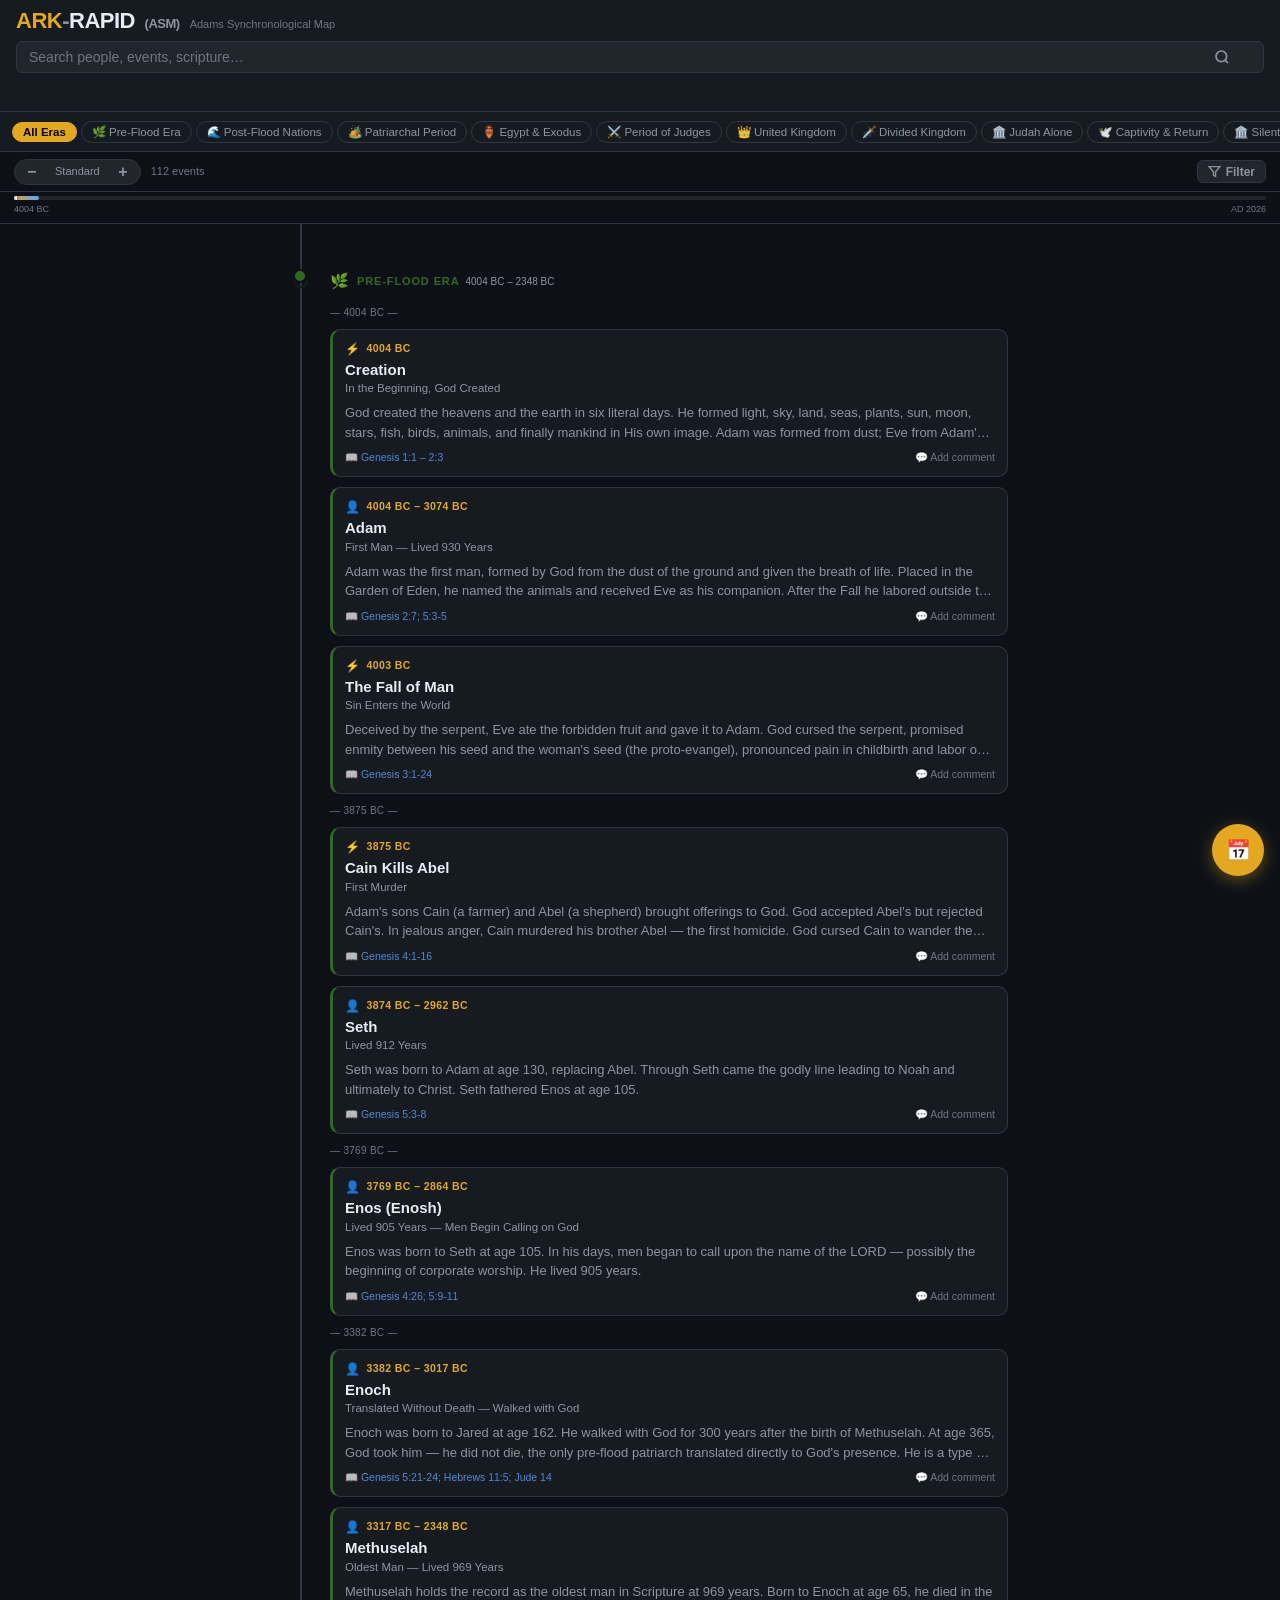
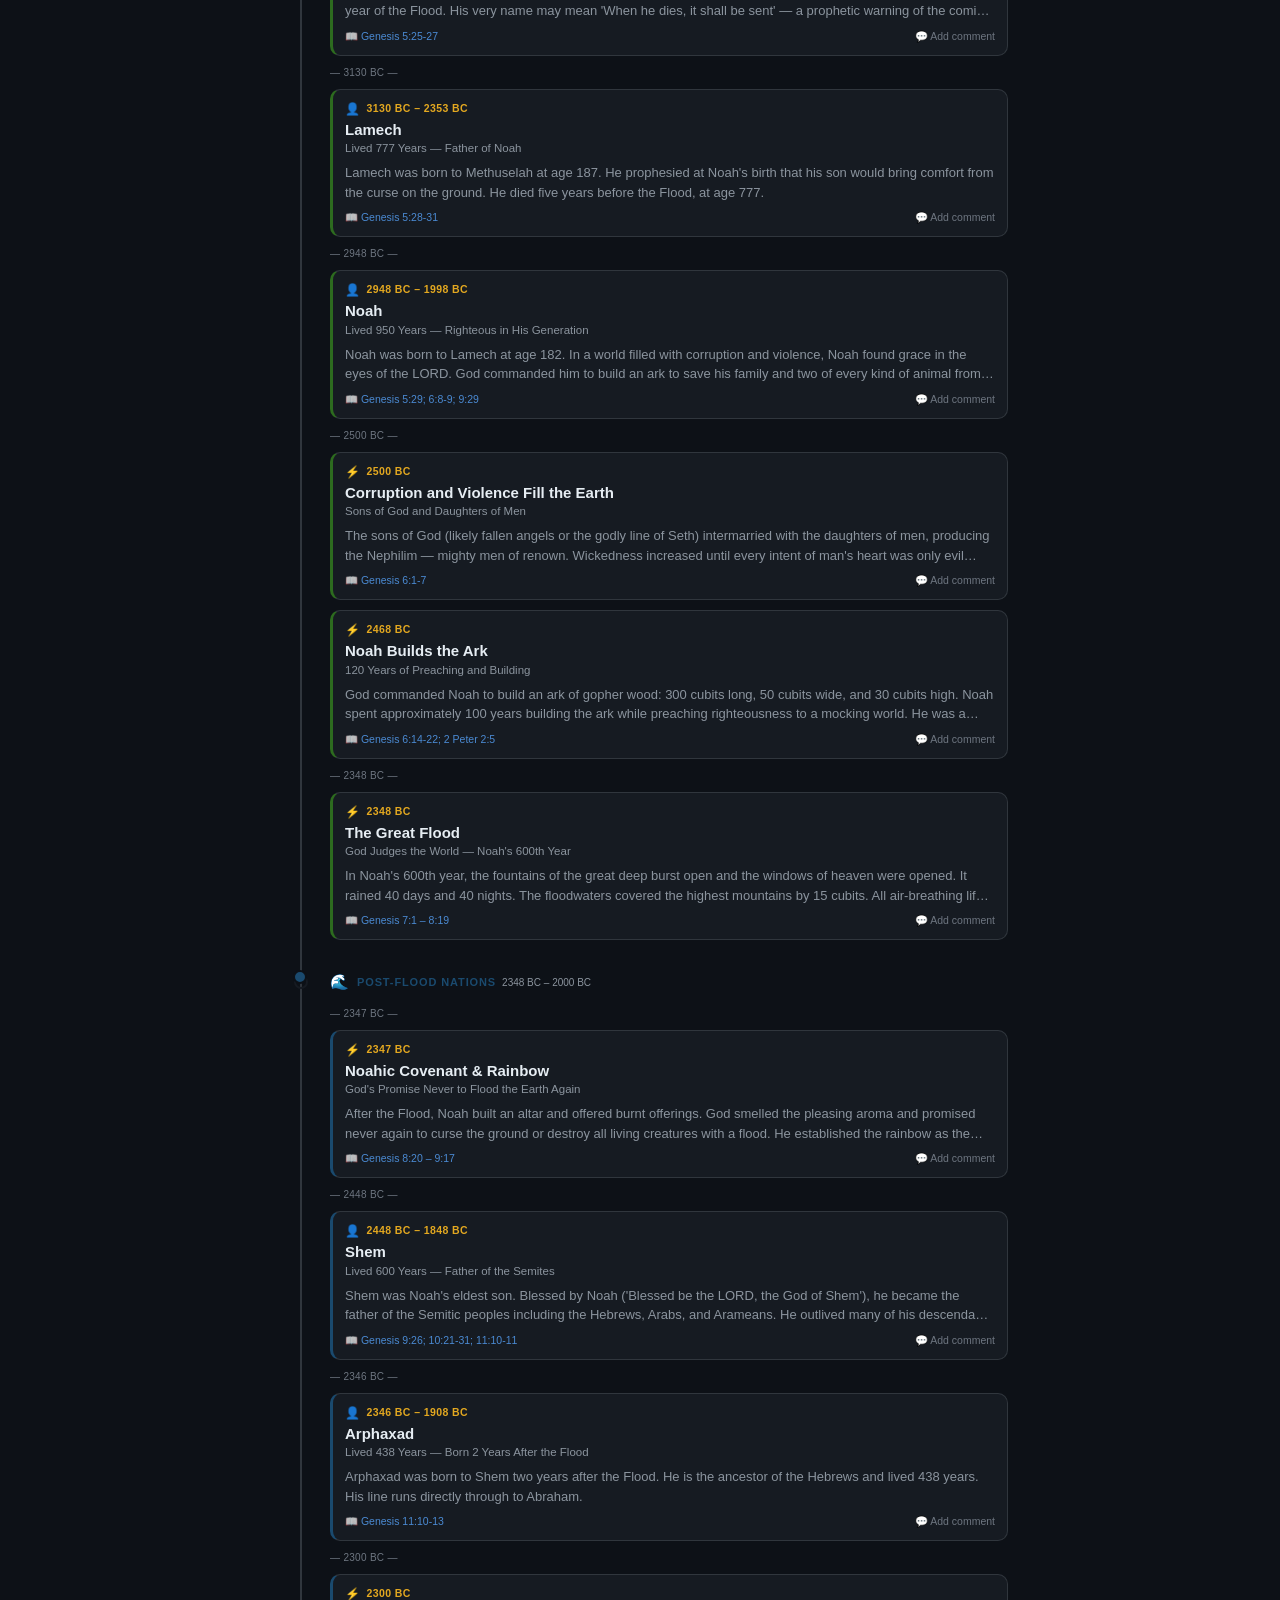
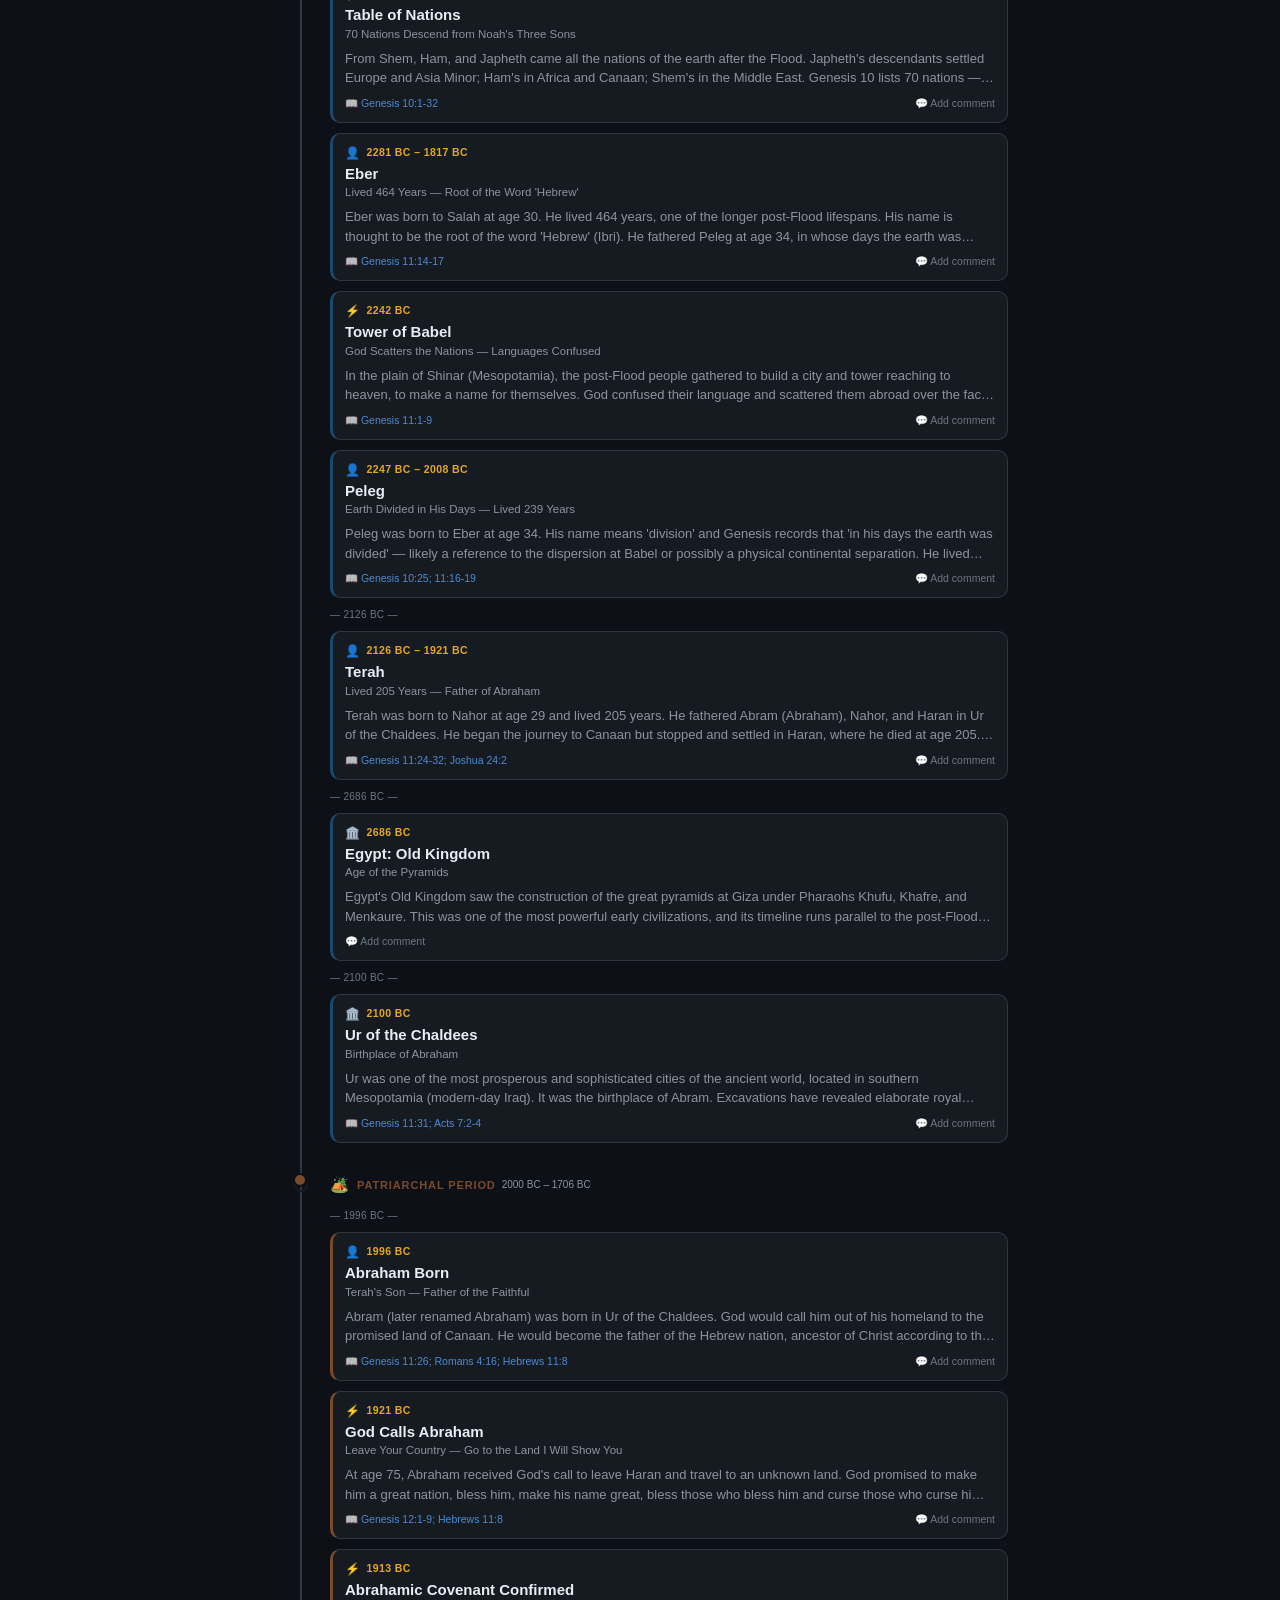
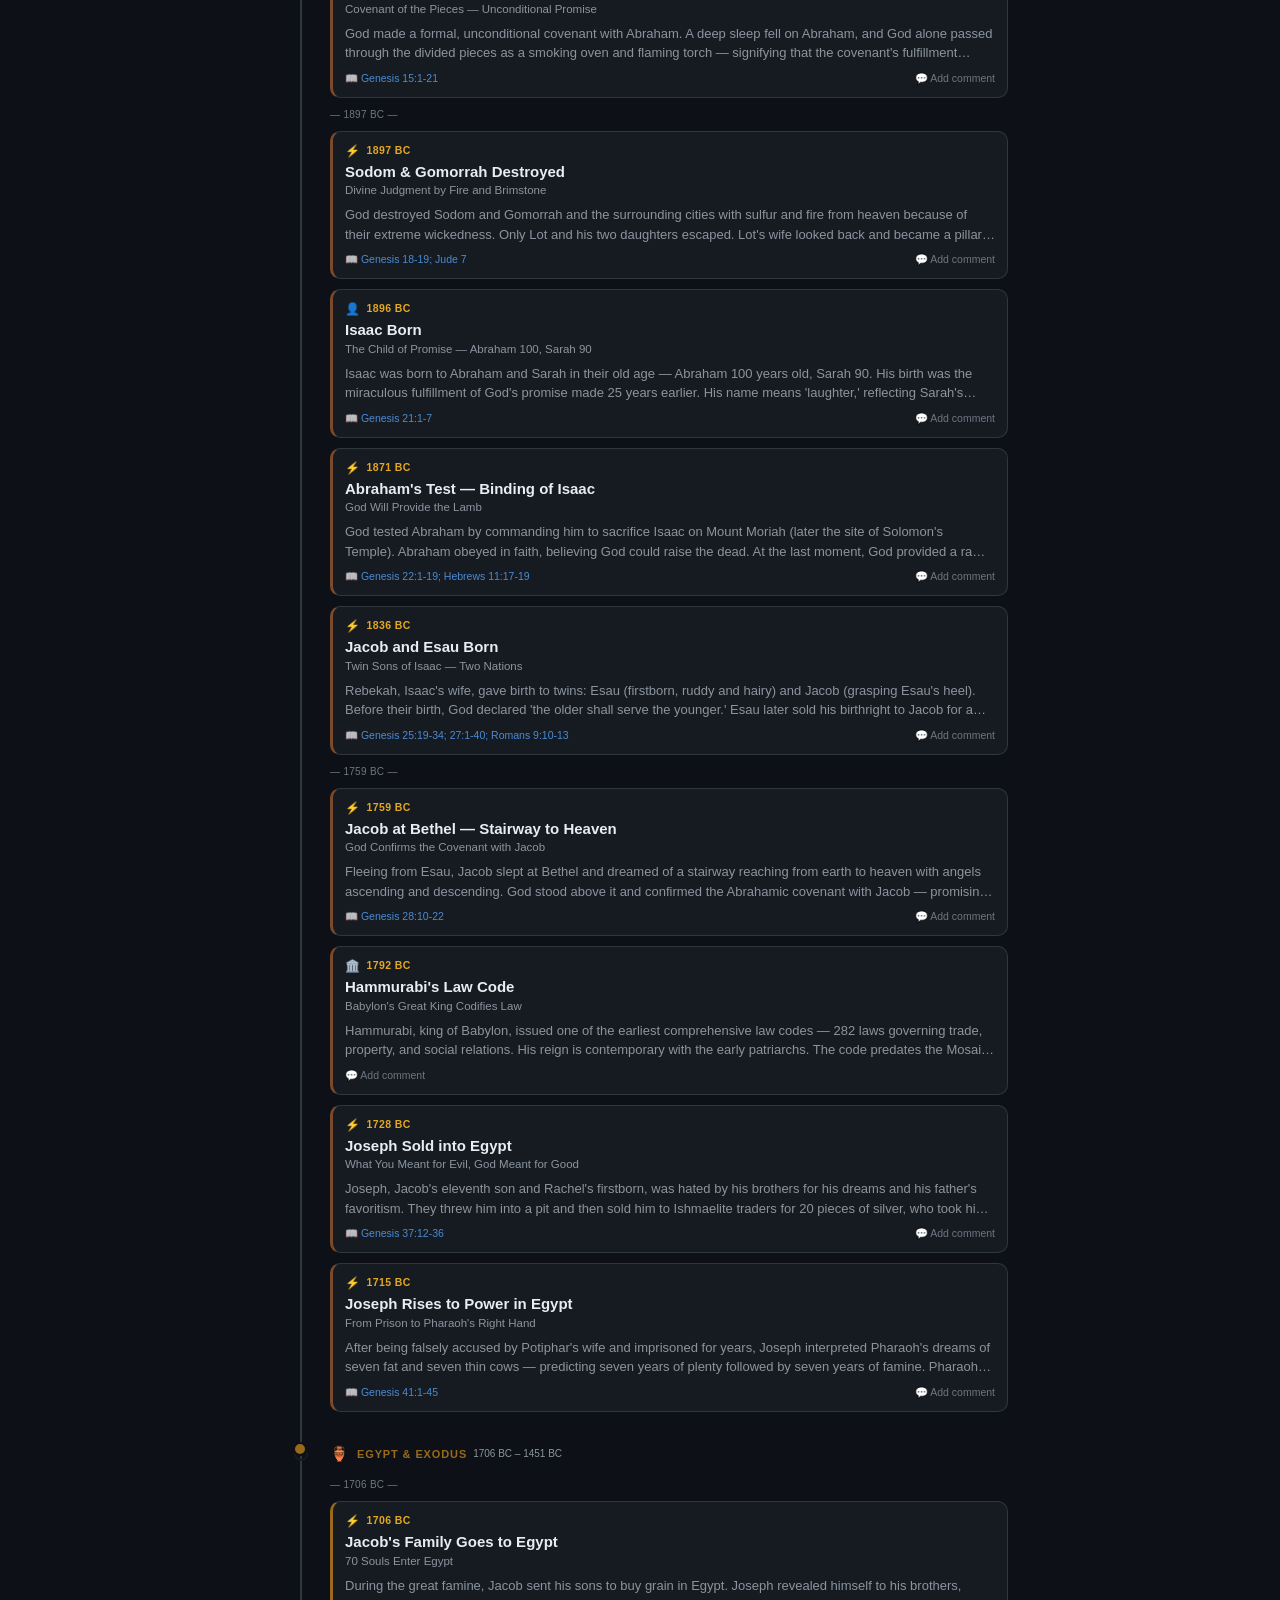
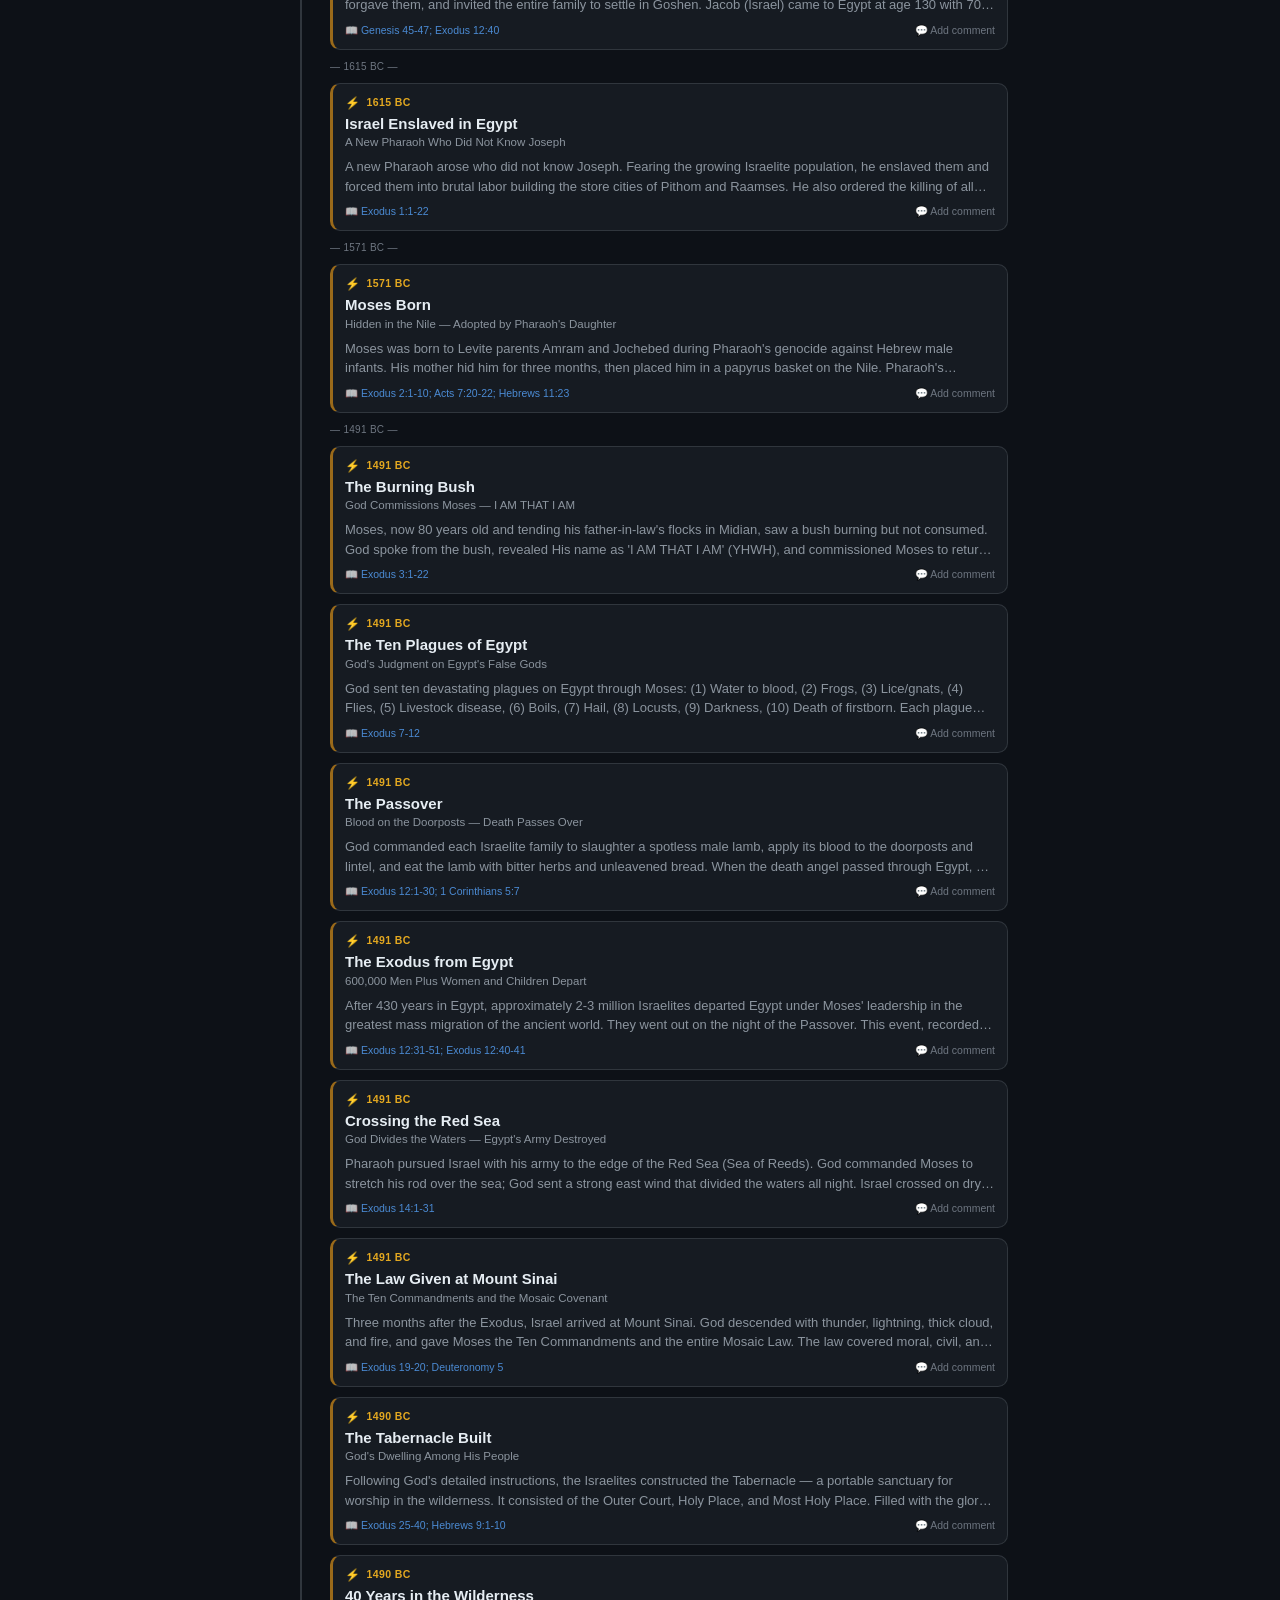
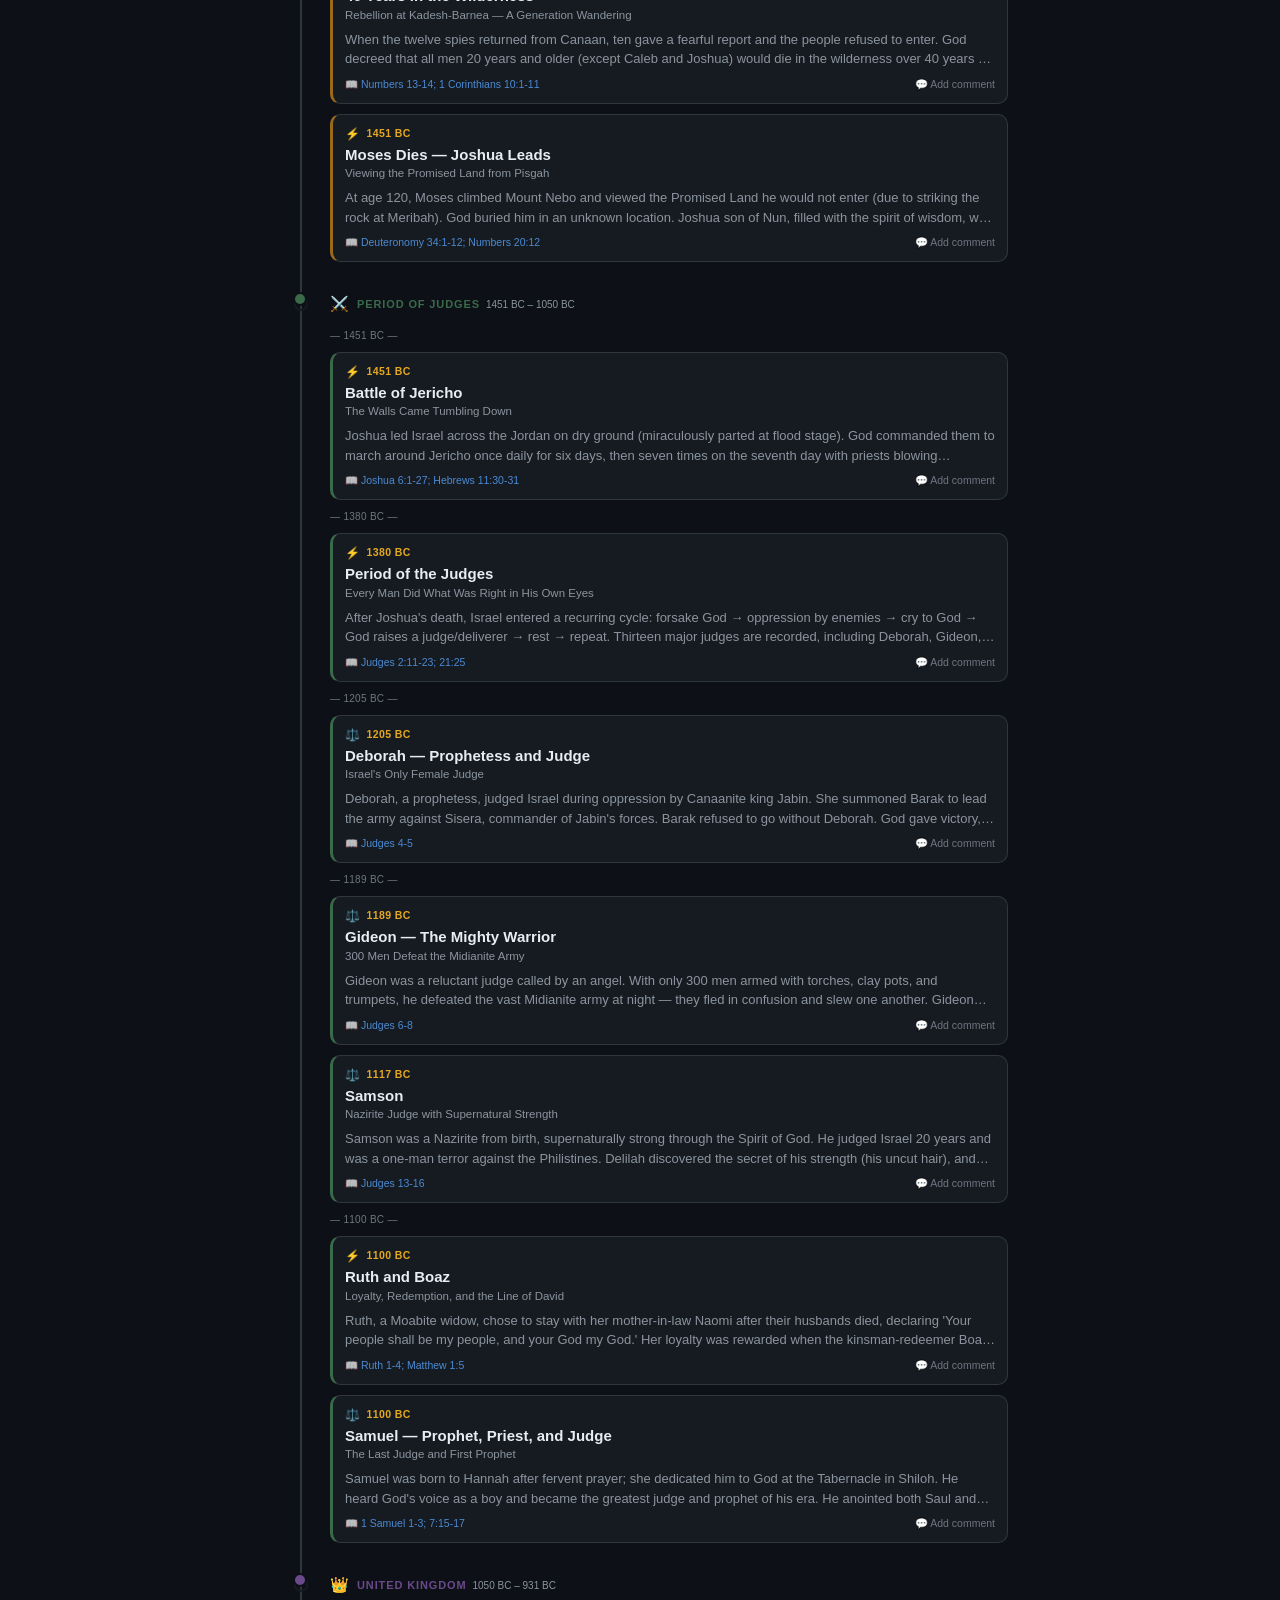
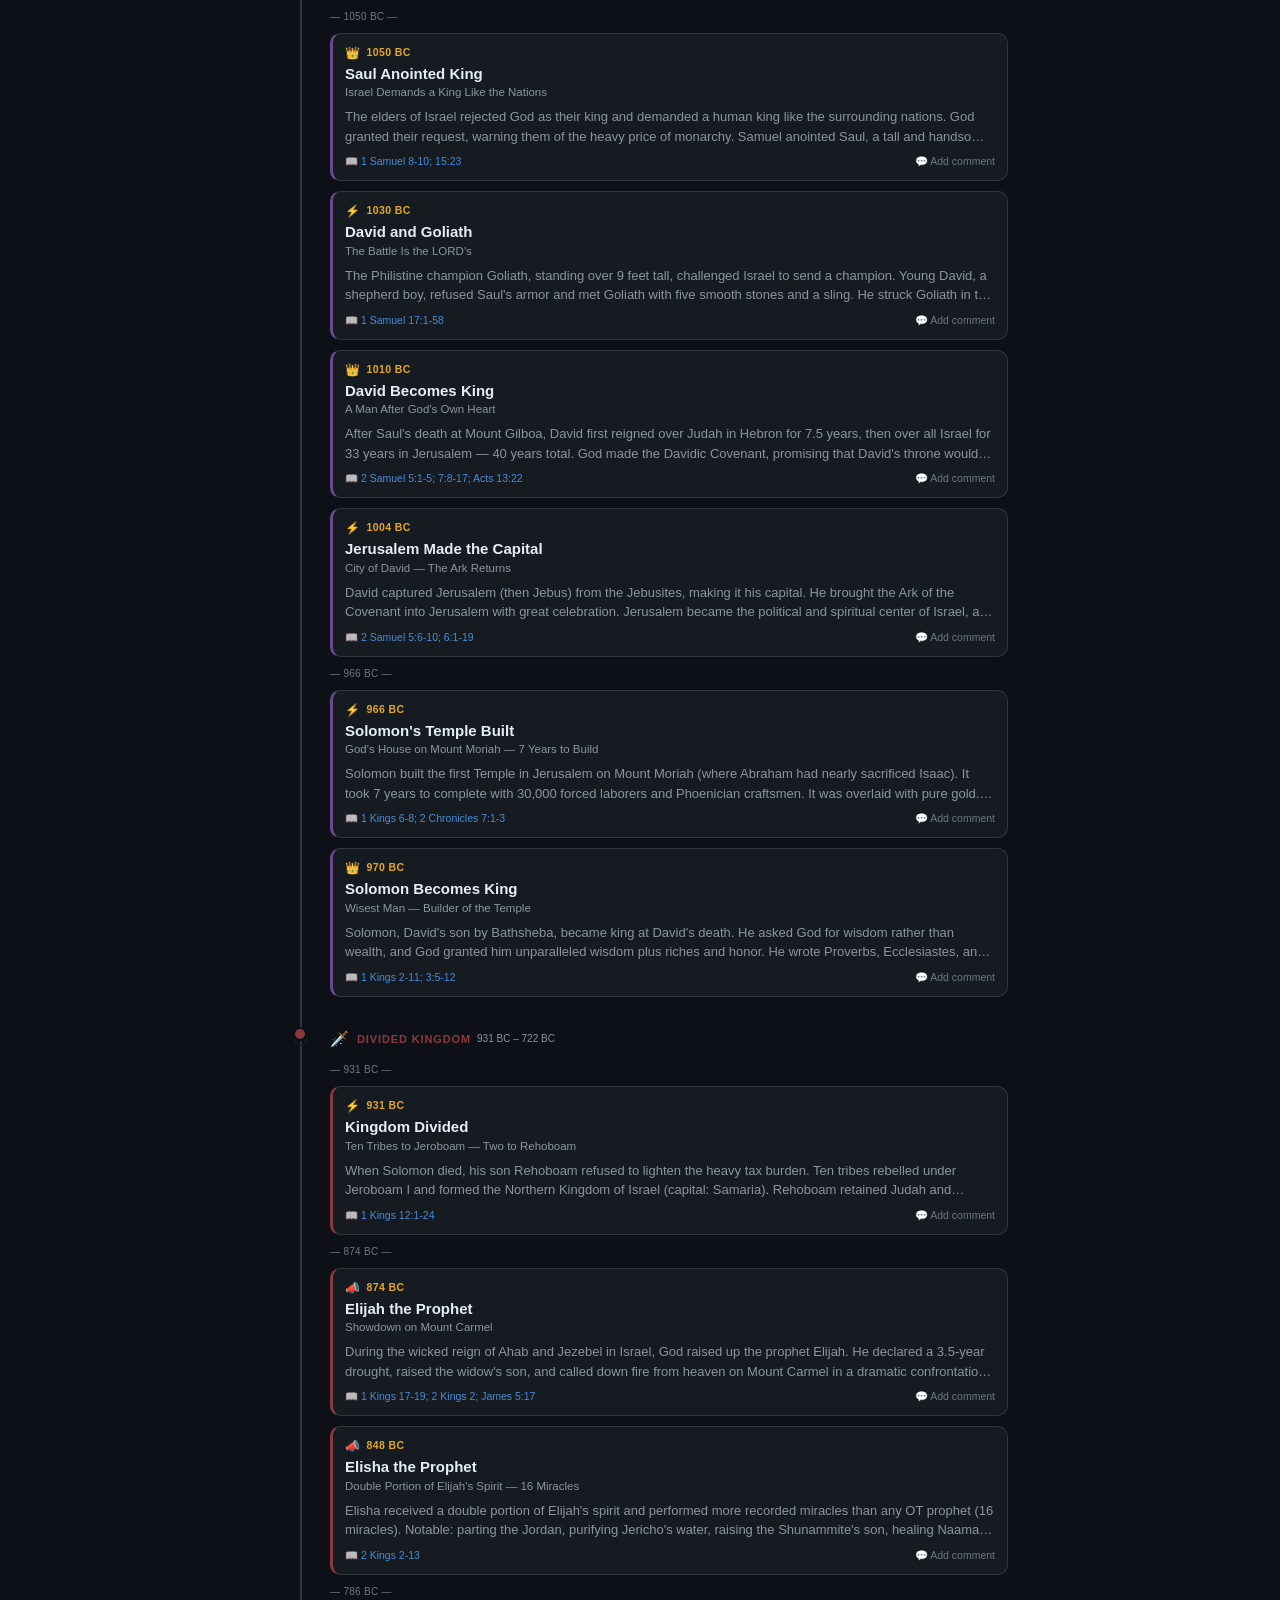
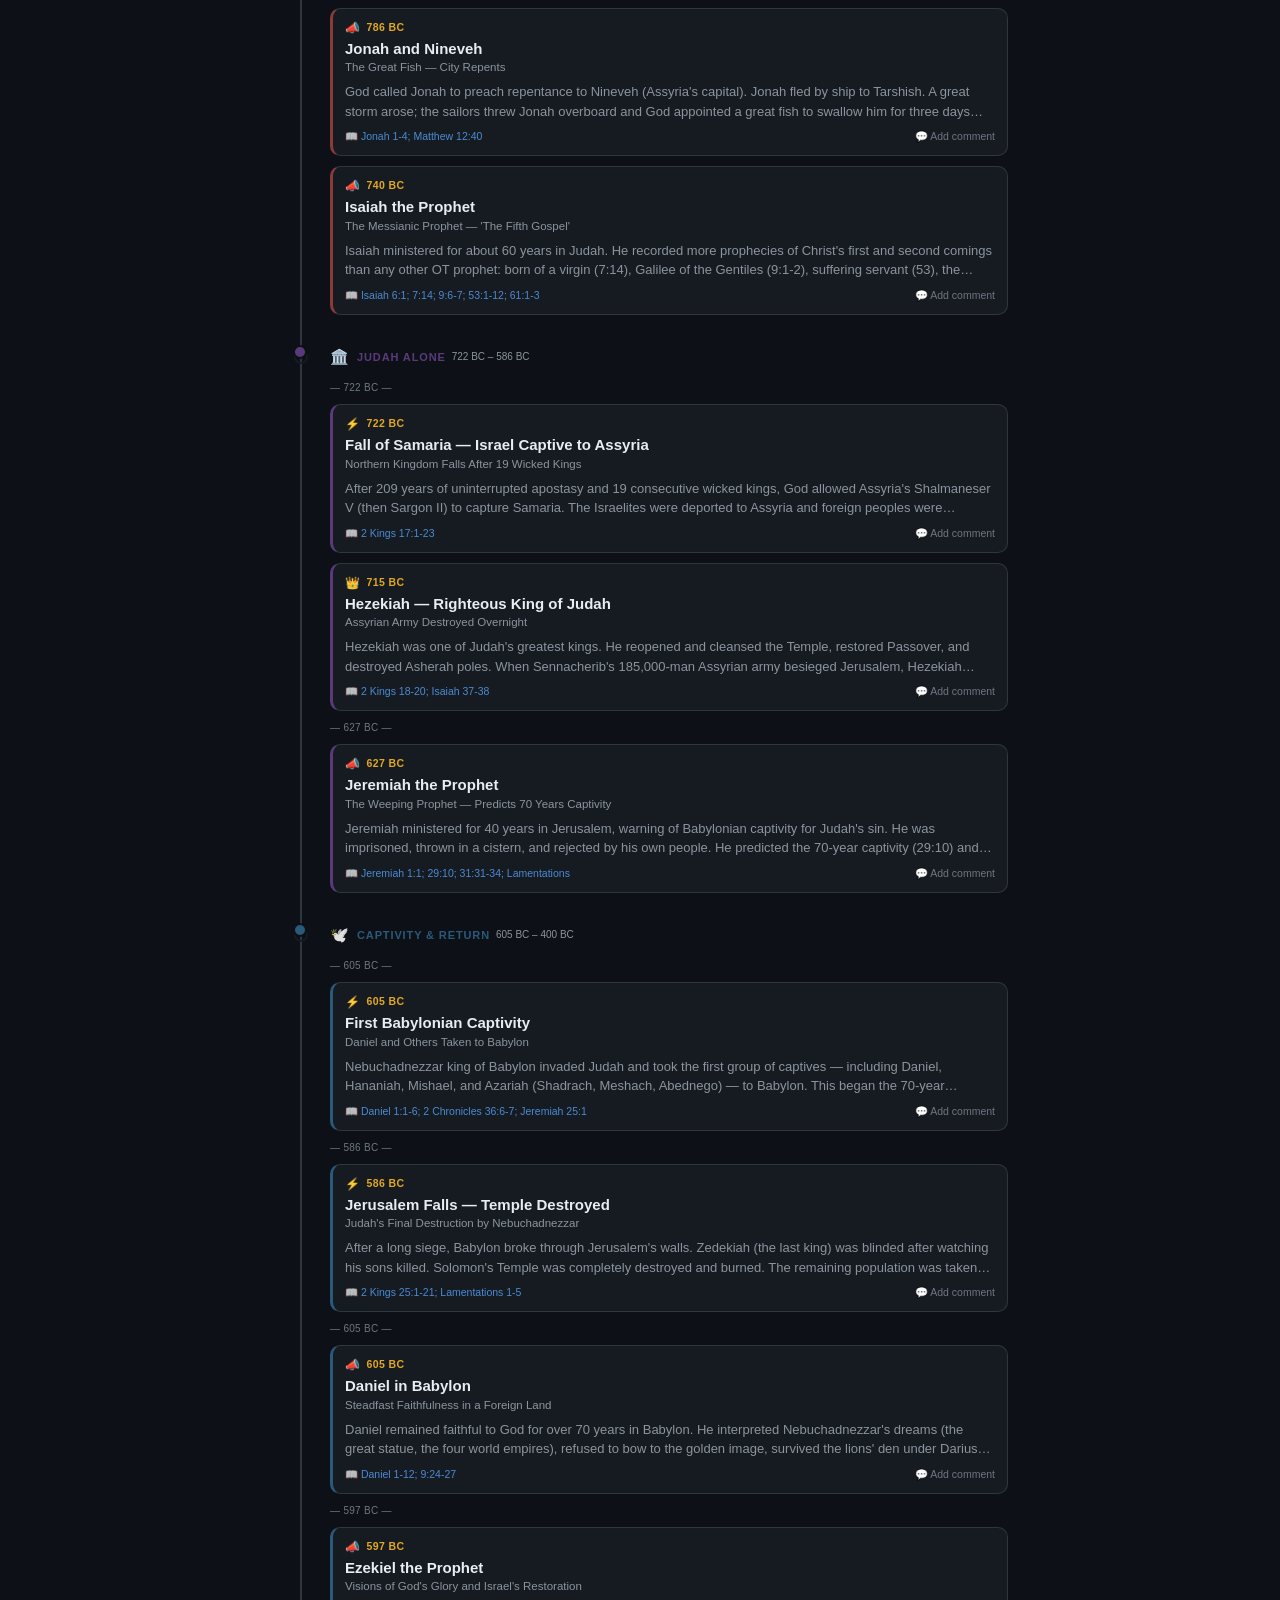
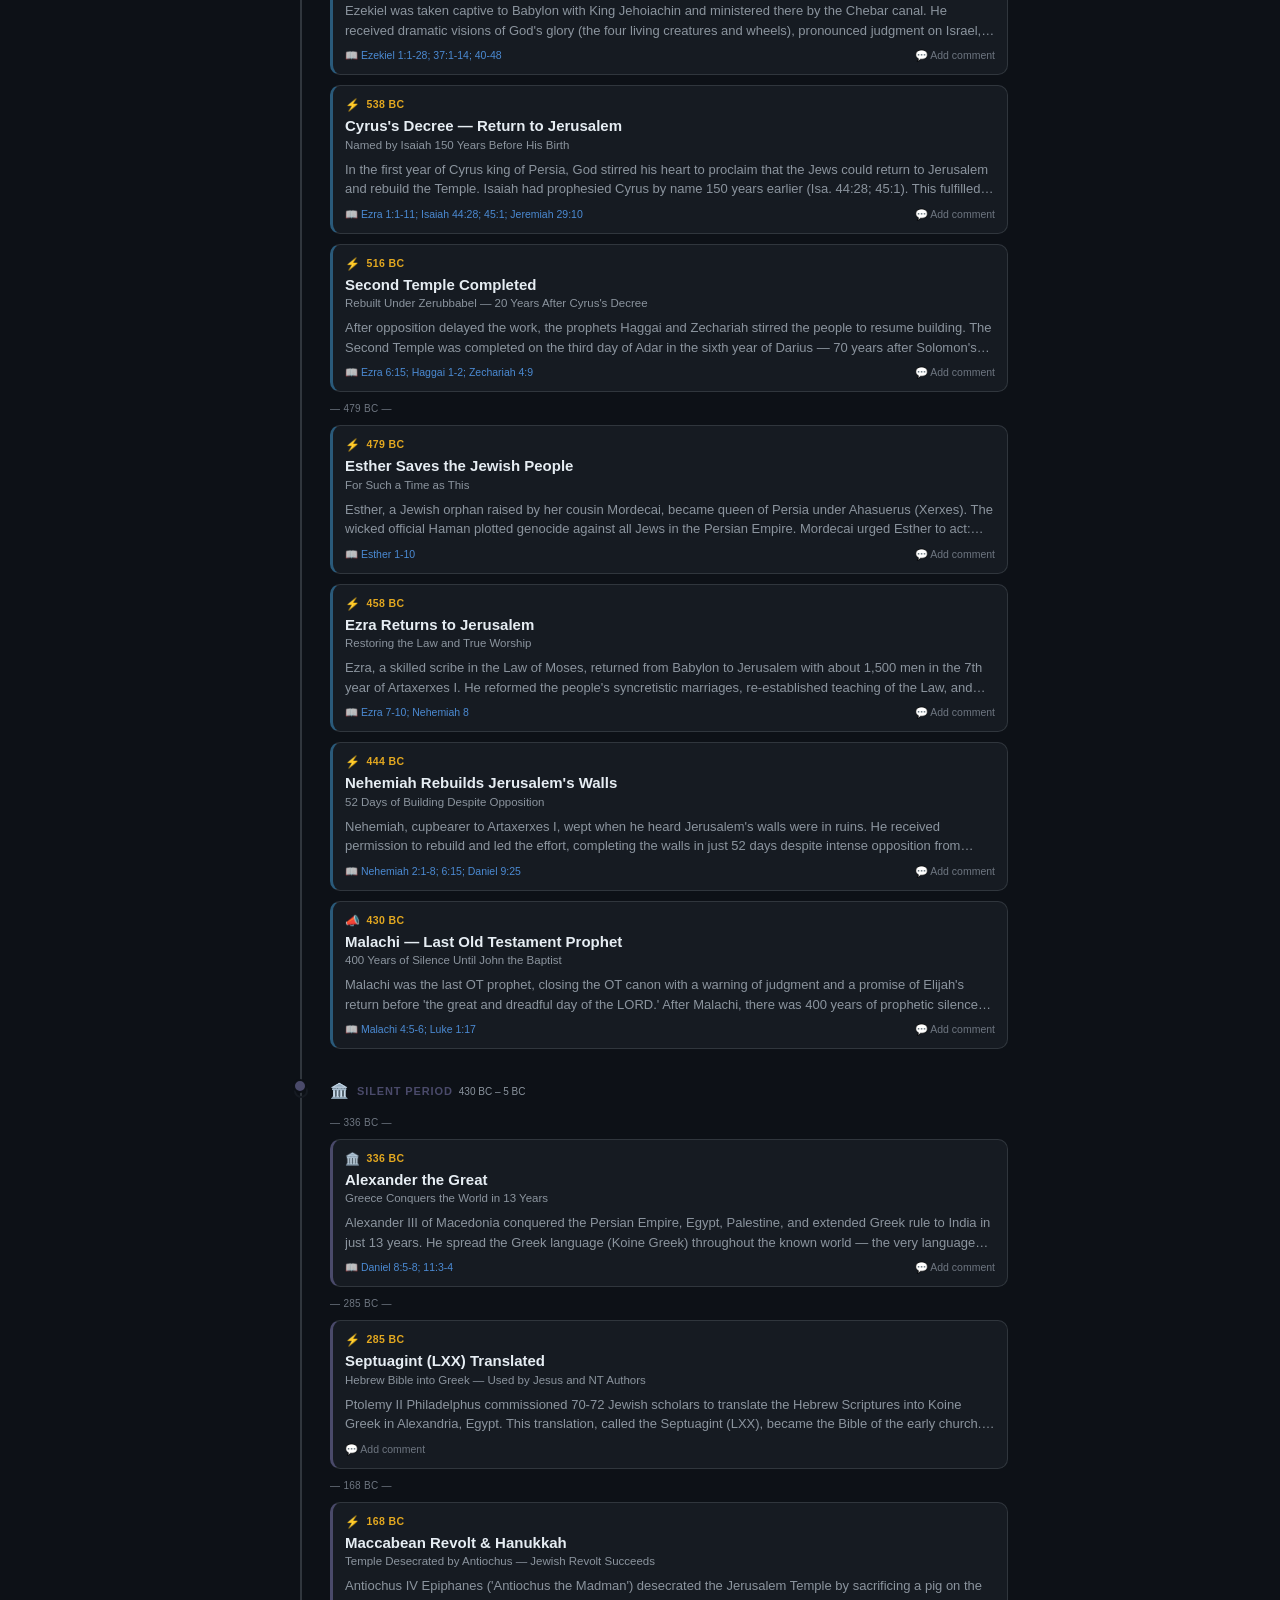
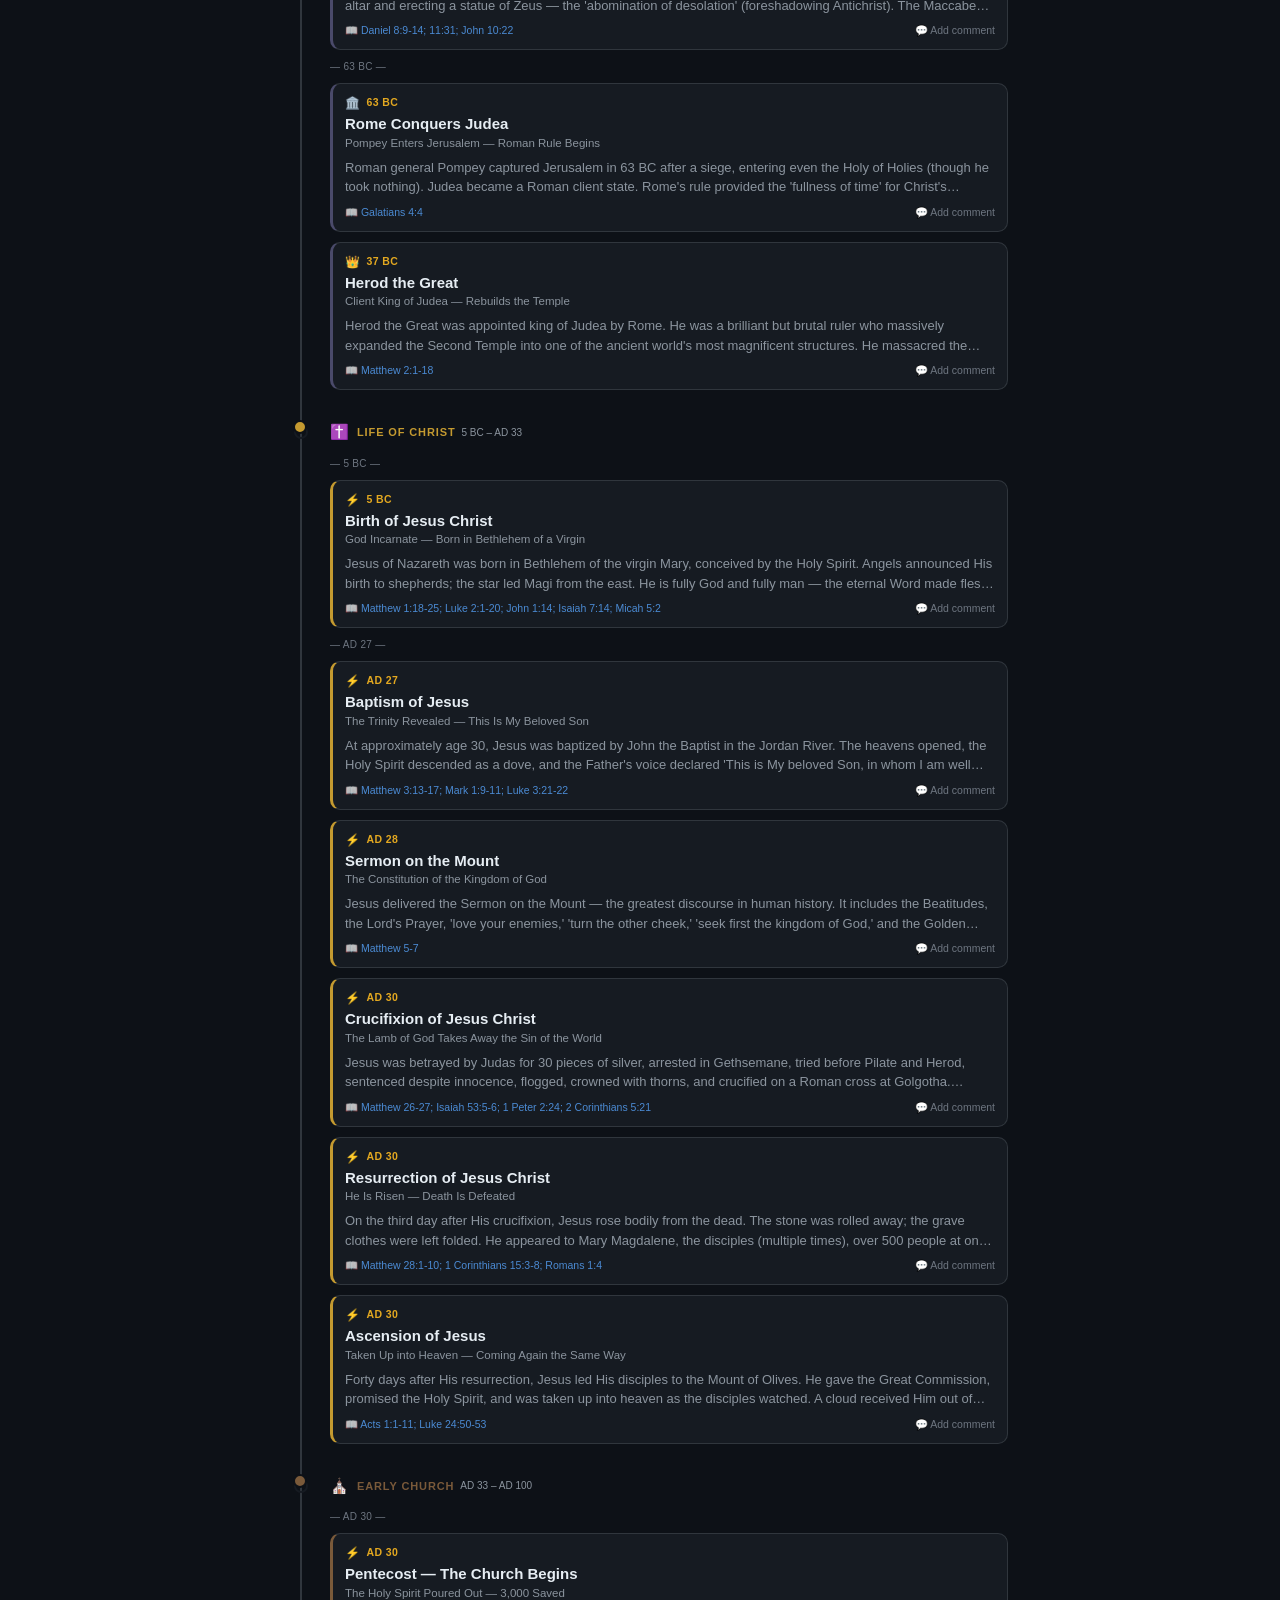
<file: index.html>
<!DOCTYPE html>
<html lang="en">
<head>
  <meta charset="UTF-8">
  <meta name="viewport" content="width=device-width, initial-scale=1.0, maximum-scale=5.0">
  <meta name="description" content="ARK-RAPID (ASM) — Adams Synchronological Map: Interactive Biblical History Timeline">
  <meta name="theme-color" content="#0d1117">
  <title>ARK-RAPID (ASM) | Biblical History Timeline</title>
  <link rel="stylesheet" href="css/app.css">
</head>
<body>
<div id="app">

  <!-- HEADER -->
  <header class="app-header" id="app-header">
    <div class="header-brand">
      <div class="logo">
        <span class="logo-ark">ARK</span><span class="logo-sep">-</span><span class="logo-rapid">RAPID</span>
        <span class="logo-asm">(ASM)</span>
      </div>
      <div class="logo-tagline">Adams Synchronological Map</div>
    </div>
    <div class="search-wrap">
      <input type="search" id="search-input" class="search-input"
             placeholder="Search people, events, scripture…" autocomplete="off" spellcheck="false">
      <button class="search-icon-btn" id="search-btn" aria-label="Search">
        <svg width="16" height="16" viewBox="0 0 24 24" fill="none" stroke="currentColor" stroke-width="2.5">
          <circle cx="11" cy="11" r="8"/><line x1="21" y1="21" x2="16.65" y2="16.65"/>
        </svg>
      </button>
      <button class="search-clear" id="search-clear" aria-label="Clear" hidden>✕</button>
    </div>
  </header>

  <!-- ERA NAVIGATION -->
  <nav class="era-nav" id="era-nav" aria-label="Era navigation">
    <div class="era-nav-inner" id="era-nav-inner">
      <button class="era-btn active" data-era="all">All Eras</button>
    </div>
  </nav>

  <!-- TOOLBAR -->
  <div class="toolbar" id="toolbar">
    <div class="zoom-group">
      <button class="tool-btn" id="zoom-out" title="Show fewer events">−</button>
      <span class="zoom-label" id="zoom-label">Standard</span>
      <button class="tool-btn" id="zoom-in" title="Show more events">+</button>
    </div>
    <span class="result-count" id="result-count"></span>
    <button class="tool-btn filter-toggle-btn" id="filter-toggle">
      <svg width="13" height="13" viewBox="0 0 24 24" fill="none" stroke="currentColor" stroke-width="2.5">
        <polygon points="22 3 2 3 10 12.46 10 19 14 21 14 12.46 22 3"/>
      </svg>
      Filter
    </button>
  </div>

  <!-- FILTER PANEL -->
  <div class="filter-panel" id="filter-panel" hidden>
    <div class="filter-inner" id="filter-inner"></div>
  </div>

  <!-- MINIMAP -->
  <div class="minimap" id="minimap">
    <div class="minimap-bar">
      <div class="minimap-fill" id="minimap-fill"></div>
      <div class="minimap-thumb" id="minimap-thumb"></div>
    </div>
    <div class="minimap-ends">
      <span id="minimap-start">4004 BC</span>
      <span>AD 2026</span>
    </div>
  </div>

  <!-- MAIN TIMELINE -->
  <main class="timeline-main" id="timeline-main">
    <div class="timeline-spine"></div>
    <div class="timeline-events" id="timeline-events"></div>
    <div class="timeline-empty" id="timeline-empty" hidden>
      <div class="empty-icon">🔍</div>
      <p>No events match your search or filters.</p>
      <button class="btn-ghost" id="clear-filters">Clear all filters</button>
    </div>
  </main>

  <!-- SCROLL TO TOP -->
  <button class="scroll-top-btn" id="scroll-top" aria-label="Back to top" hidden>↑</button>

  <!-- JUMP FAB -->
  <button class="fab" id="jump-fab" title="Jump to year">📅</button>

  <!-- JUMP DIALOG -->
  <div class="dialog-backdrop" id="jump-backdrop" hidden>
    <div class="dialog" id="jump-dialog">
      <h3 class="dialog-title">Jump to Year</h3>
      <p class="dialog-hint">Negative = BC &nbsp;|&nbsp; Positive = AD</p>
      <div class="dialog-input-row">
        <input type="number" id="jump-year-input" class="dialog-input"
               placeholder="-586" min="-4004" max="2026">
        <button class="btn-primary" id="jump-go">Go</button>
      </div>
      <div class="jump-presets">
        <button class="preset-btn" data-year="-4004">4004 BC<br><small>Creation</small></button>
        <button class="preset-btn" data-year="-2348">2348 BC<br><small>Flood</small></button>
        <button class="preset-btn" data-year="-1491">1491 BC<br><small>Exodus</small></button>
        <button class="preset-btn" data-year="-1010">1010 BC<br><small>David</small></button>
        <button class="preset-btn" data-year="-586">586 BC<br><small>Babylon</small></button>
        <button class="preset-btn" data-year="-5">5 BC<br><small>Jesus Born</small></button>
        <button class="preset-btn" data-year="30">AD 30<br><small>Resurrection</small></button>
        <button class="preset-btn" data-year="1517">AD 1517<br><small>Reformation</small></button>
        <button class="preset-btn" data-year="1948">AD 1948<br><small>Israel Reborn</small></button>
      </div>
      <button class="btn-ghost dialog-close-btn" id="jump-close">Cancel</button>
    </div>
  </div>

  <!-- EVENT DETAIL MODAL -->
  <div class="modal-backdrop" id="modal-backdrop" hidden>
    <div class="modal" id="event-modal">
      <button class="modal-close-btn" id="modal-close" aria-label="Close">✕</button>
      <div class="modal-body" id="modal-body"></div>
    </div>
  </div>

  <!-- TOAST -->
  <div class="toast" id="toast" aria-live="polite"></div>

</div>
<script src="js/app.js"></script>
</body>
</html>
</file>
<file: css/app.css>
/* ===== ARK-RAPID (ASM) — Mobile-First Dark Theme ===== */

/* CRITICAL: prevent CSS display:flex/block from overriding the HTML hidden attribute */
[hidden] { display: none !important; }

:root {
  --bg: #0d1117;
  --bg2: #161b22;
  --bg3: #21262d;
  --border: #30363d;
  --text: #e6edf3;
  --text-muted: #8b949e;
  --text-dim: #6e7681;
  --gold: #e3a820;
  --gold-dim: #a07010;
  --blue: #58a6ff;
  --green: #3fb950;
  --red: #f85149;
  --orange: #d29922;
  --purple: #bc8cff;
  --header-h: 112px;
  --era-h: 40px;
  --toolbar-h: 40px;
  --minimap-h: 32px;
  --sticky-total: calc(var(--header-h) + var(--era-h) + var(--toolbar-h) + var(--minimap-h));
  --radius: 10px;
  --radius-sm: 6px;
  --spine-color: #30363d;
  --spine-w: 2px;
  --transition: 0.18s ease;
}

*, *::before, *::after { box-sizing: border-box; margin: 0; padding: 0; }

html { scroll-behavior: smooth; }

body {
  background: var(--bg);
  color: var(--text);
  font-family: -apple-system, BlinkMacSystemFont, "Segoe UI", Helvetica, Arial, sans-serif;
  font-size: 15px;
  line-height: 1.5;
  overscroll-behavior-y: none;
}

/* ===== HEADER ===== */
.app-header {
  position: sticky;
  top: 0;
  z-index: 100;
  background: var(--bg2);
  border-bottom: 1px solid var(--border);
  padding: 10px 16px 8px;
  height: var(--header-h);
  display: flex;
  flex-direction: column;
  gap: 8px;
}

.header-brand { display: flex; align-items: baseline; gap: 10px; }

.logo { font-size: 22px; font-weight: 800; letter-spacing: -0.5px; line-height: 1; }
.logo-ark { color: var(--gold); }
.logo-sep { color: var(--text-muted); }
.logo-rapid { color: var(--text); }
.logo-asm { color: var(--text-muted); font-size: 13px; font-weight: 600; margin-left: 4px; }
.logo-tagline { font-size: 11px; color: var(--text-dim); white-space: nowrap; }

.search-wrap {
  position: relative;
  display: flex;
  align-items: center;
  gap: 0;
}

.search-input {
  flex: 1;
  background: var(--bg3);
  border: 1px solid var(--border);
  border-radius: var(--radius-sm);
  color: var(--text);
  font-size: 14px;
  padding: 7px 38px 7px 12px;
  outline: none;
  transition: border-color var(--transition);
  -webkit-appearance: none;
}
.search-input::placeholder { color: var(--text-dim); }
.search-input:focus { border-color: var(--gold); }
.search-input::-webkit-search-cancel-button { display: none; }

.search-icon-btn {
  position: absolute;
  right: 28px;
  background: none;
  border: none;
  color: var(--text-muted);
  cursor: pointer;
  padding: 6px;
  display: flex;
  align-items: center;
}
.search-icon-btn:hover { color: var(--gold); }

.search-clear {
  position: absolute;
  right: 4px;
  background: none;
  border: none;
  color: var(--text-muted);
  cursor: pointer;
  font-size: 13px;
  padding: 6px;
  display: flex;
  align-items: center;
}
.search-clear:hover { color: var(--text); }

/* ===== ERA NAV ===== */
.era-nav {
  position: sticky;
  top: var(--header-h);
  z-index: 99;
  background: var(--bg2);
  border-bottom: 1px solid var(--border);
  height: var(--era-h);
  overflow: hidden;
}

.era-nav-inner {
  display: flex;
  overflow-x: auto;
  gap: 4px;
  padding: 6px 12px;
  scrollbar-width: none;
  height: 100%;
  align-items: center;
}
.era-nav-inner::-webkit-scrollbar { display: none; }

.era-btn {
  flex-shrink: 0;
  background: transparent;
  border: 1px solid var(--border);
  border-radius: 20px;
  color: var(--text-muted);
  cursor: pointer;
  font-size: 11.5px;
  font-weight: 500;
  padding: 3px 10px;
  white-space: nowrap;
  transition: all var(--transition);
}
.era-btn:hover { border-color: var(--gold-dim); color: var(--gold); }
.era-btn.active { background: var(--gold); border-color: var(--gold); color: #000; font-weight: 700; }

/* ===== TOOLBAR ===== */
.toolbar {
  position: sticky;
  top: calc(var(--header-h) + var(--era-h));
  z-index: 98;
  background: var(--bg);
  border-bottom: 1px solid var(--border);
  display: flex;
  align-items: center;
  gap: 10px;
  padding: 6px 14px;
  height: var(--toolbar-h);
}

.zoom-group {
  display: flex;
  align-items: center;
  gap: 6px;
  background: var(--bg3);
  border: 1px solid var(--border);
  border-radius: 20px;
  padding: 2px 6px;
}

.tool-btn {
  background: none;
  border: none;
  color: var(--text-muted);
  cursor: pointer;
  font-size: 16px;
  font-weight: 700;
  line-height: 1;
  padding: 2px 6px;
  transition: color var(--transition);
}
.tool-btn:hover:not(:disabled) { color: var(--gold); }
.tool-btn:disabled { opacity: 0.3; cursor: default; }

.zoom-label {
  font-size: 11px;
  color: var(--text-muted);
  white-space: nowrap;
  min-width: 58px;
  text-align: center;
}

.result-count {
  flex: 1;
  font-size: 11px;
  color: var(--text-dim);
}

.filter-toggle-btn {
  background: var(--bg3);
  border: 1px solid var(--border) !important;
  border-radius: var(--radius-sm);
  display: flex;
  align-items: center;
  gap: 5px;
  font-size: 12px;
  padding: 4px 10px !important;
  color: var(--text-muted) !important;
}
.filter-toggle-btn:hover { color: var(--gold) !important; border-color: var(--gold-dim) !important; }
.filter-toggle-btn.active { background: var(--gold); color: #000 !important; border-color: var(--gold) !important; }
.filter-toggle-btn.active svg { stroke: #000; }

/* ===== FILTER PANEL ===== */
.filter-panel {
  position: sticky;
  top: calc(var(--header-h) + var(--era-h) + var(--toolbar-h));
  z-index: 97;
  background: var(--bg2);
  border-bottom: 1px solid var(--border);
}
.filter-inner {
  display: flex;
  flex-wrap: wrap;
  gap: 6px;
  padding: 8px 14px;
}

.cat-btn {
  background: var(--bg3);
  border: 1px solid var(--border);
  border-radius: 20px;
  color: var(--text-muted);
  cursor: pointer;
  font-size: 11px;
  padding: 3px 10px;
  transition: all var(--transition);
  white-space: nowrap;
}
.cat-btn:hover { border-color: var(--gold-dim); color: var(--text); }
.cat-btn.active { color: #000; font-weight: 600; }

/* ===== MINIMAP ===== */
.minimap {
  position: sticky;
  top: calc(var(--header-h) + var(--era-h) + var(--toolbar-h));
  z-index: 96;
  background: var(--bg);
  padding: 4px 14px 2px;
  border-bottom: 1px solid var(--border);
  height: var(--minimap-h);
}
.minimap-bar {
  position: relative;
  height: 4px;
  background: var(--bg3);
  border-radius: 2px;
  overflow: hidden;
}
.minimap-fill {
  position: absolute;
  left: 0;
  top: 0;
  height: 100%;
  background: linear-gradient(90deg, var(--gold) 0%, var(--blue) 100%);
  border-radius: 2px;
  transition: width 0.1s;
}
.minimap-thumb {
  position: absolute;
  top: -2px;
  height: 8px;
  width: 3px;
  background: var(--text);
  border-radius: 1px;
  box-shadow: 0 0 4px rgba(0,0,0,0.5);
  transition: left 0.1s;
}
.minimap-ends {
  display: flex;
  justify-content: space-between;
  font-size: 9px;
  color: var(--text-dim);
  margin-top: 3px;
}

/* ===== TIMELINE MAIN ===== */
.timeline-main {
  position: relative;
  padding: 20px 0 100px 0;
  min-height: 60vh;
}

.timeline-spine {
  position: absolute;
  left: 28px;
  top: 0;
  bottom: 0;
  width: var(--spine-w);
  background: var(--spine-color);
}

.timeline-events {
  display: flex;
  flex-direction: column;
  gap: 0;
}

/* ===== ERA MARKER ===== */
.era-marker {
  position: relative;
  display: flex;
  align-items: center;
  padding: 18px 16px 8px 50px;
  margin-top: 8px;
}
.era-marker::before {
  content: '';
  position: absolute;
  left: 22px;
  width: 14px;
  height: 14px;
  border-radius: 50%;
  border: 2px solid var(--bg2);
}
.era-marker-icon {
  font-size: 15px;
  margin-right: 8px;
}
.era-marker-name {
  font-size: 11px;
  font-weight: 700;
  letter-spacing: 0.08em;
  text-transform: uppercase;
}
.era-marker-dates {
  font-size: 10px;
  color: var(--text-muted);
  margin-left: 6px;
}

/* ===== YEAR DIVIDER ===== */
.year-divider {
  position: relative;
  display: flex;
  align-items: center;
  padding: 4px 16px 4px 50px;
  pointer-events: none;
}
.year-divider-label {
  font-size: 10px;
  color: var(--text-dim);
  font-weight: 500;
  letter-spacing: 0.03em;
}

/* ===== EVENT CARD ===== */
.event-card {
  position: relative;
  margin: 3px 12px 3px 50px;
  background: var(--bg2);
  border: 1px solid var(--border);
  border-radius: var(--radius);
  border-left: 3px solid var(--gold-dim);
  cursor: pointer;
  transition: border-color var(--transition), background var(--transition), transform var(--transition);
  overflow: hidden;
}
.event-card::before {
  content: '';
  position: absolute;
  left: -31px;
  top: 50%;
  transform: translateY(-50%);
  width: 10px;
  height: 10px;
  border-radius: 50%;
  background: var(--bg2);
  border: 2px solid var(--border);
  transition: border-color var(--transition), background var(--transition);
}
.event-card:hover, .event-card:focus-visible {
  border-color: var(--gold);
  background: var(--bg3);
  transform: translateX(2px);
  outline: none;
}
.event-card:hover::before, .event-card:focus-visible::before {
  background: var(--gold);
  border-color: var(--gold);
}

/* Importance 1 cards get gold dot */
.event-card.importance-1::before { background: var(--gold); border-color: var(--gold); }
.event-card.importance-1 { border-left-color: var(--gold); }

.event-card-inner { padding: 10px 12px; }

.event-year {
  font-size: 10.5px;
  font-weight: 700;
  color: var(--gold);
  letter-spacing: 0.04em;
  margin-bottom: 2px;
  display: flex;
  align-items: center;
  gap: 6px;
}
.event-category-icon { font-size: 12px; }

.event-title {
  font-size: 14px;
  font-weight: 600;
  color: var(--text);
  line-height: 1.3;
}
.event-subtitle {
  font-size: 11.5px;
  color: var(--text-muted);
  margin-top: 1px;
}

.event-desc {
  font-size: 12.5px;
  color: var(--text-muted);
  margin-top: 6px;
  line-height: 1.5;
  display: -webkit-box;
  -webkit-line-clamp: 2;
  -webkit-box-orient: vertical;
  overflow: hidden;
}

.event-footer {
  display: flex;
  align-items: center;
  gap: 8px;
  margin-top: 8px;
}
.event-scripture {
  font-size: 10.5px;
  color: var(--blue);
  opacity: 0.8;
  flex: 1;
  white-space: nowrap;
  overflow: hidden;
  text-overflow: ellipsis;
}
.event-comment-count {
  font-size: 10.5px;
  color: var(--text-dim);
  display: flex;
  align-items: center;
  gap: 3px;
  flex-shrink: 0;
}

/* ===== EMPTY STATE ===== */
.timeline-empty {
  text-align: center;
  padding: 60px 20px;
  color: var(--text-muted);
}
.empty-icon { font-size: 40px; margin-bottom: 16px; }
.timeline-empty p { margin-bottom: 16px; }
.btn-ghost {
  background: none;
  border: 1px solid var(--border);
  border-radius: var(--radius-sm);
  color: var(--text-muted);
  cursor: pointer;
  font-size: 13px;
  padding: 6px 16px;
  transition: all var(--transition);
}
.btn-ghost:hover { border-color: var(--gold-dim); color: var(--gold); }

/* ===== SCROLL TO TOP ===== */
.scroll-top-btn {
  position: fixed;
  bottom: 80px;
  right: 16px;
  z-index: 200;
  background: var(--bg3);
  border: 1px solid var(--border);
  border-radius: 50%;
  color: var(--text);
  cursor: pointer;
  font-size: 18px;
  width: 40px;
  height: 40px;
  display: flex;
  align-items: center;
  justify-content: center;
  box-shadow: 0 4px 12px rgba(0,0,0,0.4);
  transition: all var(--transition);
}
.scroll-top-btn:hover { background: var(--gold); color: #000; border-color: var(--gold); }

/* ===== FAB ===== */
.fab {
  position: fixed;
  bottom: 24px;
  right: 16px;
  z-index: 200;
  background: var(--gold);
  border: none;
  border-radius: 50%;
  cursor: pointer;
  font-size: 20px;
  width: 52px;
  height: 52px;
  display: flex;
  align-items: center;
  justify-content: center;
  box-shadow: 0 4px 16px rgba(227, 168, 32, 0.4);
  transition: transform var(--transition), box-shadow var(--transition);
}
.fab:hover { transform: scale(1.08); box-shadow: 0 6px 20px rgba(227, 168, 32, 0.5); }
.fab:active { transform: scale(0.96); }

/* ===== DIALOG ===== */
.dialog-backdrop {
  position: fixed;
  inset: 0;
  z-index: 300;
  background: rgba(0,0,0,0.7);
  display: flex;
  align-items: flex-end;
  padding: 0;
}
@media (min-width: 600px) {
  .dialog-backdrop { align-items: center; }
}

.dialog {
  background: var(--bg2);
  border: 1px solid var(--border);
  border-radius: var(--radius) var(--radius) 0 0;
  padding: 24px 20px 32px;
  width: 100%;
  max-width: 480px;
  margin: 0 auto;
}
@media (min-width: 600px) {
  .dialog { border-radius: var(--radius); }
}

.dialog-title {
  font-size: 17px;
  font-weight: 700;
  margin-bottom: 4px;
}
.dialog-hint { font-size: 12px; color: var(--text-muted); margin-bottom: 16px; }
.dialog-input-row { display: flex; gap: 8px; margin-bottom: 16px; }
.dialog-input {
  flex: 1;
  background: var(--bg3);
  border: 1px solid var(--border);
  border-radius: var(--radius-sm);
  color: var(--text);
  font-size: 15px;
  padding: 8px 12px;
  outline: none;
}
.dialog-input:focus { border-color: var(--gold); }
.btn-primary {
  background: var(--gold);
  border: none;
  border-radius: var(--radius-sm);
  color: #000;
  cursor: pointer;
  font-size: 14px;
  font-weight: 700;
  padding: 8px 18px;
  transition: opacity var(--transition);
}
.btn-primary:hover { opacity: 0.88; }

.jump-presets {
  display: grid;
  grid-template-columns: repeat(3, 1fr);
  gap: 6px;
  margin-bottom: 16px;
}
.preset-btn {
  background: var(--bg3);
  border: 1px solid var(--border);
  border-radius: var(--radius-sm);
  color: var(--text-muted);
  cursor: pointer;
  font-size: 11px;
  font-weight: 600;
  line-height: 1.3;
  padding: 7px 6px;
  text-align: center;
  transition: all var(--transition);
}
.preset-btn small { font-weight: 400; color: var(--text-dim); display: block; }
.preset-btn:hover { border-color: var(--gold-dim); color: var(--gold); }

.dialog-close-btn { width: 100%; text-align: center; }

/* ===== EVENT MODAL ===== */
.modal-backdrop {
  position: fixed;
  inset: 0;
  z-index: 400;
  background: rgba(0,0,0,0.75);
  display: flex;
  align-items: flex-end;
  overflow-y: auto;
}
@media (min-width: 600px) {
  .modal-backdrop { align-items: center; padding: 20px; }
}

.modal {
  position: relative;
  background: var(--bg2);
  border: 1px solid var(--border);
  border-radius: var(--radius) var(--radius) 0 0;
  padding: 0;
  width: 100%;
  max-width: 620px;
  margin: 0 auto;
  max-height: 90vh;
  overflow-y: auto;
}
@media (min-width: 600px) {
  .modal { border-radius: var(--radius); }
}

.modal-close-btn {
  position: sticky;
  top: 0;
  float: right;
  background: var(--bg3);
  border: 1px solid var(--border);
  border-radius: 50%;
  color: var(--text-muted);
  cursor: pointer;
  font-size: 14px;
  width: 30px;
  height: 30px;
  margin: 10px 10px 0 0;
  display: flex;
  align-items: center;
  justify-content: center;
  z-index: 1;
}
.modal-close-btn:hover { color: var(--text); background: var(--bg2); }

.modal-body { padding: 0 20px 24px; }

.modal-era-badge {
  display: inline-block;
  font-size: 10px;
  font-weight: 700;
  letter-spacing: 0.07em;
  text-transform: uppercase;
  padding: 2px 8px;
  border-radius: 12px;
  margin-bottom: 10px;
}
.modal-year {
  font-size: 13px;
  font-weight: 700;
  color: var(--gold);
  letter-spacing: 0.04em;
  margin-bottom: 4px;
}
.modal-title {
  font-size: 20px;
  font-weight: 800;
  color: var(--text);
  line-height: 1.2;
  margin-bottom: 4px;
}
.modal-subtitle {
  font-size: 13px;
  color: var(--text-muted);
  margin-bottom: 14px;
}
.modal-desc {
  font-size: 14px;
  line-height: 1.7;
  color: var(--text-muted);
  margin-bottom: 14px;
}
.modal-section-title {
  font-size: 11px;
  font-weight: 700;
  letter-spacing: 0.08em;
  text-transform: uppercase;
  color: var(--text-dim);
  margin: 18px 0 6px;
}
.modal-scripture {
  font-size: 13px;
  color: var(--blue);
  background: rgba(88,166,255,0.08);
  border-left: 3px solid var(--blue);
  padding: 8px 12px;
  border-radius: 0 var(--radius-sm) var(--radius-sm) 0;
  margin-bottom: 10px;
}
.modal-concurrent {
  font-size: 12.5px;
  color: var(--text-muted);
  background: var(--bg3);
  border-radius: var(--radius-sm);
  padding: 8px 12px;
}
.modal-tags {
  display: flex;
  flex-wrap: wrap;
  gap: 6px;
  margin-top: 12px;
}
.modal-tag {
  background: var(--bg3);
  border: 1px solid var(--border);
  border-radius: 12px;
  color: var(--text-dim);
  font-size: 10.5px;
  padding: 2px 8px;
}

/* Comments section */
.comments-section { margin-top: 20px; }
.comment-form { margin-bottom: 16px; }
.comment-form-title {
  font-size: 13px;
  font-weight: 600;
  margin-bottom: 8px;
  color: var(--text);
}
.comment-field {
  width: 100%;
  background: var(--bg3);
  border: 1px solid var(--border);
  border-radius: var(--radius-sm);
  color: var(--text);
  font-size: 13px;
  padding: 8px 12px;
  margin-bottom: 8px;
  outline: none;
  font-family: inherit;
}
.comment-field:focus { border-color: var(--gold); }
textarea.comment-field { resize: vertical; min-height: 70px; }
.comment-type-row {
  display: flex;
  gap: 6px;
  margin-bottom: 8px;
  flex-wrap: wrap;
}
.comment-type-btn {
  background: var(--bg3);
  border: 1px solid var(--border);
  border-radius: 20px;
  color: var(--text-muted);
  cursor: pointer;
  font-size: 11px;
  padding: 3px 10px;
  transition: all var(--transition);
}
.comment-type-btn:hover { border-color: var(--gold-dim); }
.comment-type-btn.selected { font-weight: 700; }
.comment-type-btn[data-type="support"].selected { background: #1a4a1a; border-color: var(--green); color: var(--green); }
.comment-type-btn[data-type="challenge"].selected { background: #4a1a1a; border-color: var(--red); color: var(--red); }
.comment-type-btn[data-type="question"].selected { background: #1a3a4a; border-color: var(--blue); color: var(--blue); }
.comment-type-btn[data-type="note"].selected { background: #3a2a1a; border-color: var(--orange); color: var(--orange); }

.comment-submit-row { display: flex; gap: 8px; align-items: center; }
.comment-submit-btn {
  background: var(--gold);
  border: none;
  border-radius: var(--radius-sm);
  color: #000;
  cursor: pointer;
  font-size: 13px;
  font-weight: 700;
  padding: 6px 16px;
  transition: opacity var(--transition);
}
.comment-submit-btn:hover { opacity: 0.88; }
.comment-note { font-size: 11px; color: var(--text-dim); }

.comment-list { display: flex; flex-direction: column; gap: 10px; }
.comment-item {
  background: var(--bg3);
  border-radius: var(--radius-sm);
  border: 1px solid var(--border);
  padding: 10px 12px;
}
.comment-header {
  display: flex;
  align-items: center;
  gap: 8px;
  margin-bottom: 4px;
}
.comment-author { font-size: 12px; font-weight: 600; color: var(--text); }
.comment-date { font-size: 10.5px; color: var(--text-dim); }
.comment-badge {
  font-size: 10px;
  font-weight: 700;
  padding: 1px 6px;
  border-radius: 10px;
}
.badge-support { background: #1a4a1a; color: var(--green); }
.badge-challenge { background: #4a1a1a; color: var(--red); }
.badge-question { background: #1a3a4a; color: var(--blue); }
.badge-note { background: #3a2a1a; color: var(--orange); }
.comment-text { font-size: 13px; color: var(--text-muted); line-height: 1.5; }
.comments-loading { font-size: 12px; color: var(--text-dim); text-align: center; padding: 16px; }
.comments-empty { font-size: 12px; color: var(--text-dim); text-align: center; padding: 16px; }
.comments-unavailable {
  font-size: 12px;
  color: var(--text-dim);
  background: var(--bg3);
  border-radius: var(--radius-sm);
  padding: 10px 12px;
  text-align: center;
}

/* ===== TOAST ===== */
.toast {
  position: fixed;
  bottom: 90px;
  left: 50%;
  transform: translateX(-50%) translateY(20px);
  background: var(--bg3);
  border: 1px solid var(--border);
  border-radius: var(--radius-sm);
  color: var(--text);
  font-size: 13px;
  padding: 8px 18px;
  opacity: 0;
  pointer-events: none;
  transition: opacity 0.2s, transform 0.2s;
  z-index: 500;
  white-space: nowrap;
}
.toast.show {
  opacity: 1;
  transform: translateX(-50%) translateY(0);
}

/* ===== HIGHLIGHT for search matches ===== */
mark {
  background: rgba(227, 168, 32, 0.3);
  color: var(--text);
  border-radius: 2px;
  padding: 0 1px;
}

/* ===== ANIMATIONS ===== */
@keyframes fadeInUp {
  from { opacity: 0; transform: translateY(12px); }
  to { opacity: 1; transform: translateY(0); }
}
.event-card { animation: fadeInUp 0.25s ease both; }

/* ===== DESKTOP ENHANCEMENTS ===== */
@media (min-width: 768px) {
  .timeline-spine { left: 40px; }
  .era-marker { padding-left: 70px; }
  .era-marker::before { left: 34px; }
  .year-divider { padding-left: 70px; }
  .event-card { margin: 4px 24px 4px 70px; }
  .event-card::before { left: -41px; }
  .event-title { font-size: 15px; }
  .event-desc { font-size: 13px; }
  .jump-presets { grid-template-columns: repeat(4, 1fr); }
}

@media (min-width: 1024px) {
  .timeline-main { max-width: 800px; margin: 0 auto; }
  .timeline-spine { left: 60px; }
  .era-marker { padding-left: 90px; }
  .era-marker::before { left: 54px; }
  .year-divider { padding-left: 90px; }
  .event-card { margin: 5px 32px 5px 90px; }
  .event-card::before { left: -41px; }
}
</file>
